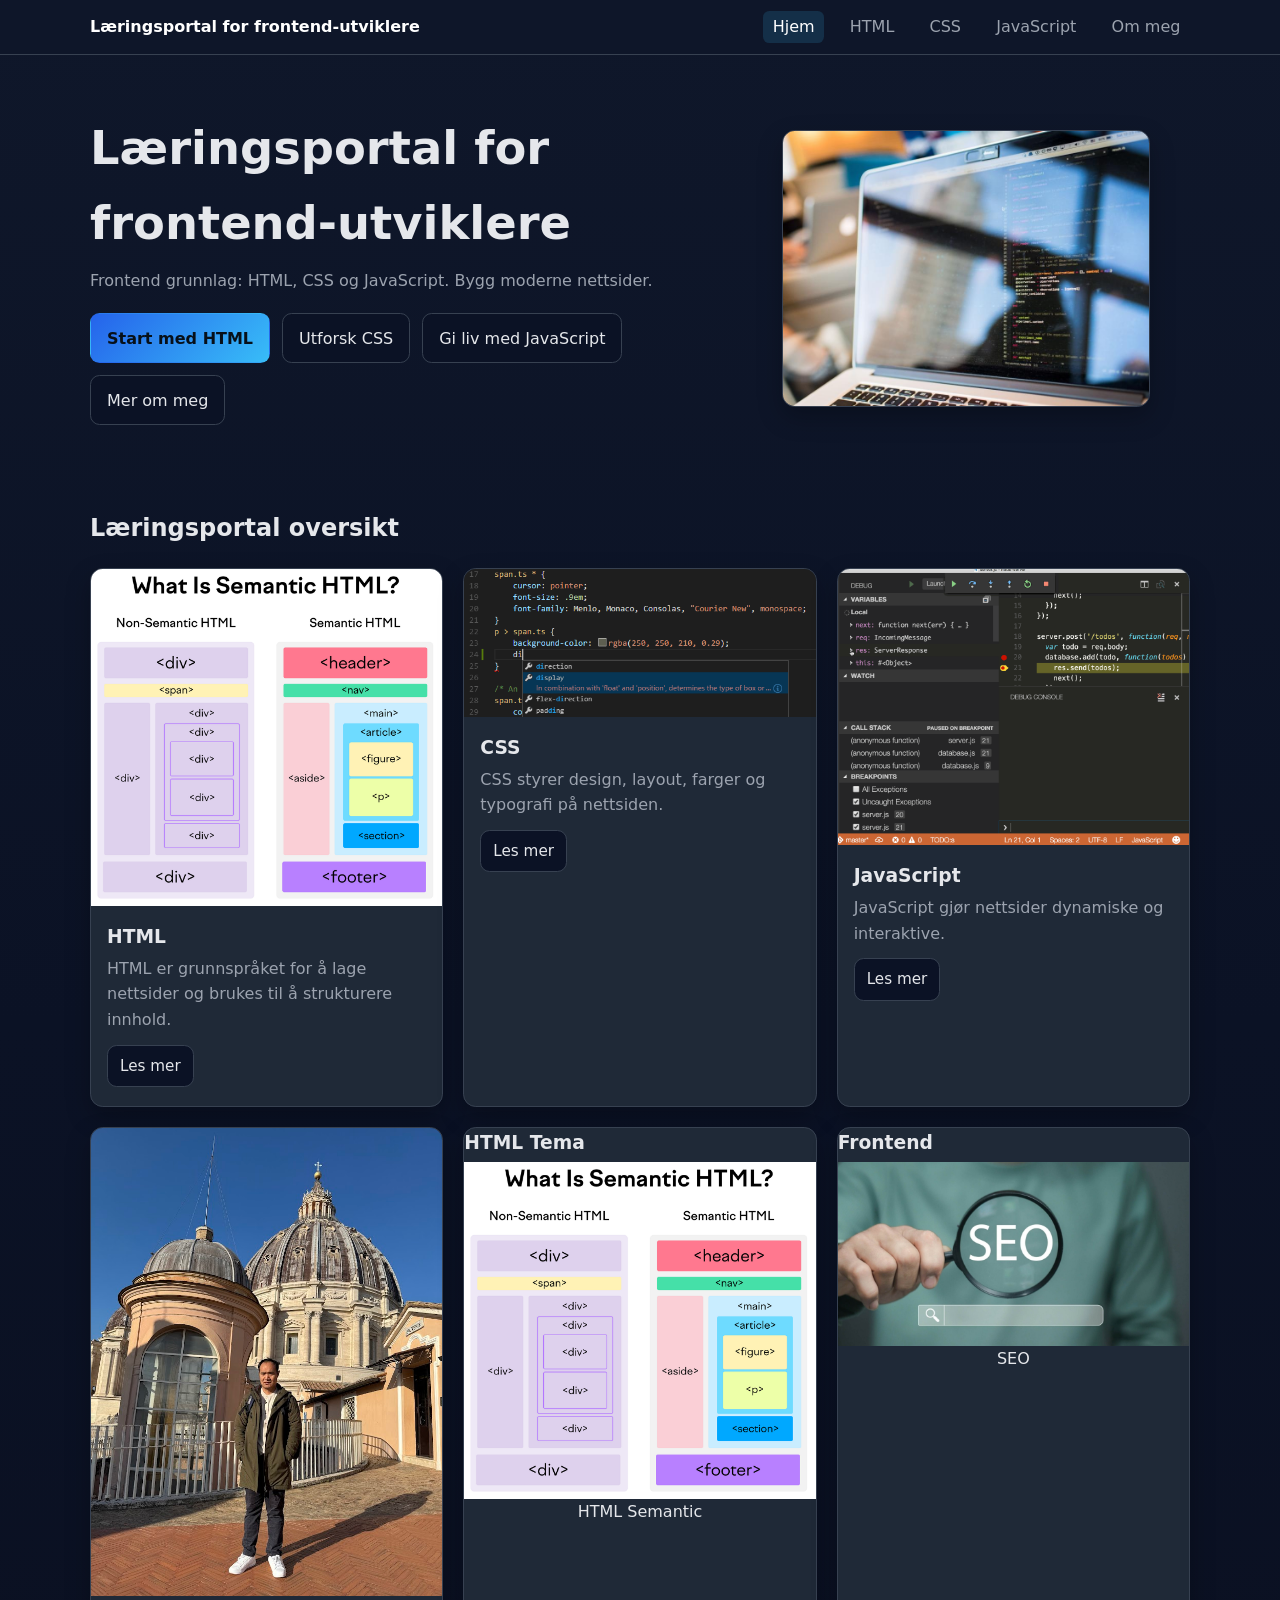
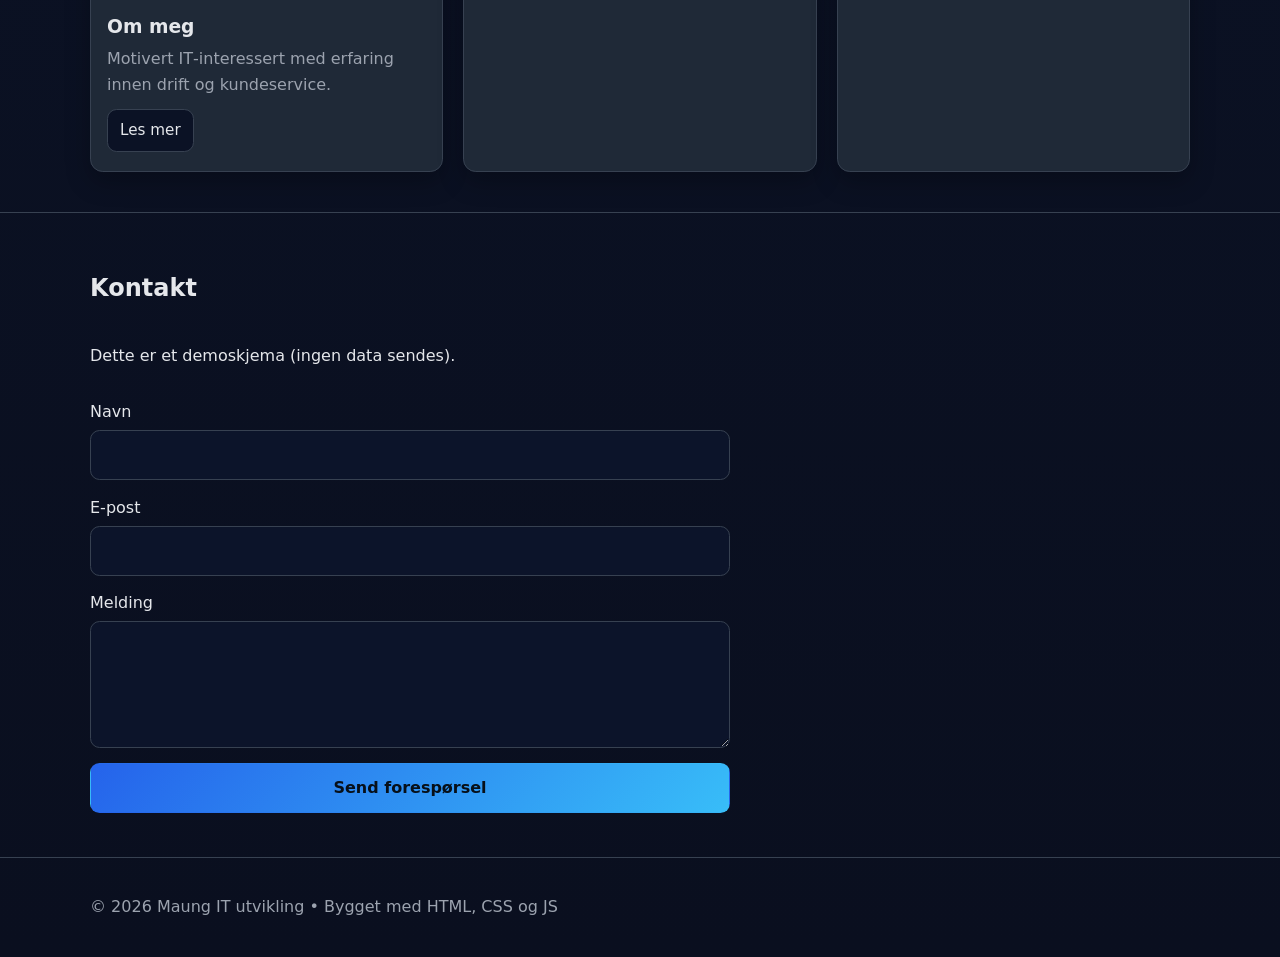
<file: index.html>
<!doctype html>
<html lang="no">
  <head>
    <meta charset="utf-8" />
    <meta name="viewport" content="width=device-width, initial-scale=1" />
    <title>Læringsportal for frontend-utviklere</title>

    <link rel="icon" type="image/x-icon" href="images/favicon.ico" />

    <!-- Basic SEO/Open Graph -->
    <meta name="description"
          content="Læringsportal for frontend-utviklere. Lær grunnleggende ferdigheter innen frontend og mer." />
    <meta property="og:title" content="Læringsportal for frontend-utviklere" />
    <meta property="og:description" content="Læringsportal for frontend-utviklere" />
    <meta property="og:type" content="website" />
    <meta property="og:locale" content="nb_NO" />

    <link rel="stylesheet" href="css/style.css" />
  </head>

  <body>
    <a class="skip-link" href="#main">Hopp til hovedinnhold</a>

    <!-- Topp/header -->
    <header class="site-header">
      <div class="container header-inner">
        <a class="brand" href="index.html">Læringsportal for frontend-utviklere</a>

        <button class="nav-toggle" aria-expanded="false" aria-controls="site-nav" type="button" aria-label="Meny">
          <span class="sr-only">Åpne/lukke meny</span> ☰
        </button>

        <nav id="site-nav" class="nav" aria-label="Hovedmeny">
          <ul>
            <li><a href="index.html" aria-current="page">Hjem</a></li>
            <li><a href="pages/html.html">HTML</a></li>
            <li><a href="pages/css.html">CSS</a></li>
            <li><a href="pages/java.html">JavaScript</a></li>
            <li><a href="pages/om.html">Om meg</a></li>
          </ul>
        </nav>
      </div>
    </header>

    <!-- Hero -->
    <section class="hero" aria-labelledby="hero-title">
      <div class="container hero-inner">
        <div class="hero-copy">
          <h1 id="hero-title">Læringsportal for frontend-utviklere</h1>
          <p>Frontend grunnlag: HTML, CSS og JavaScript. Bygg moderne nettsider.</p>

          <div class="hero-cta">
            <a class="btn primary" href="pages/html.html">Start med HTML</a>
            <a class="btn" href="pages/css.html">Utforsk CSS</a>
            <a class="btn" href="pages/java.html">Gi liv med JavaScript</a>
            <a class="btn" href="pages/om.html">Mer om meg</a>
          </div>
        </div>

        <figure class="hero-media">
          <img src="images/utvikling.jpg" alt="Frontend utvikling illustrasjon" width="1200" height="900" loading="lazy" />
        </figure>
      </div>
    </section>

    <!-- Hovedinnhold -->
    <main id="main">
      <section class="courses container" aria-labelledby="kurs-title">
        <h2 id="kurs-title">Læringsportal oversikt</h2>

        <div class="grid">
          <!-- HTML -->
          <article class="card">
            <img src="images/html.png" alt="HTML logo" width="600" height="400" loading="lazy" />
            <div class="card-body">
              <h3>HTML</h3>
              <p>HTML er grunnspråket for å lage nettsider og brukes til å strukturere innhold.</p>
              <a class="btn small" href="pages/html.html">Les mer</a>
            </div>
          </article>

          <!-- CSS -->
          <article class="card">
            <img src="images/css.png" alt="CSS logo" width="600" height="400" loading="lazy" />
            <div class="card-body">
              <h3>CSS</h3>
              <p>CSS styrer design, layout, farger og typografi på nettsiden.</p>
              <a class="btn small" href="pages/css.html">Les mer</a>
            </div>
          </article>

          <!-- JavaScript -->
          <article class="card">
            <img src="images/Javascript.gif" alt="JavaScript logo" width="600" height="400" loading="lazy" />
            <div class="card-body">
              <h3>JavaScript</h3>
              <p>JavaScript gjør nettsider dynamiske og interaktive.</p>
              <a class="btn small" href="pages/java.html">Les mer</a>
            </div>
          </article>

          <!-- Om meg -->
          <article class="card">
            <img src="images/pf.jpg" alt="Profilbilde" width="600" height="400" loading="lazy" />
            <div class="card-body">
              <h3>Om meg</h3>
              <p>Motivert IT‑interessert med erfaring innen drift og kundeservice.</p>
              <a class="btn small" href="pages/om.html">Les mer</a>
            </div>
          </article>

          <!-- Slideshow 1 -->
          <article class="card">
            <div class="slideshow-container" aria-label="HTML lysbilder" aria-live="polite">
              <div class="myslide fade active">
                <h3>HTML Tema</h3>
                <img src="images/html.png" alt="HTML Semantic" width="600" height="400" loading="lazy" />
                <div class="text">HTML Semantic</div>
              </div>
              <div class="myslide fade">
                <img src="images/html1.png" alt="HTML-struktur" width="600" height="400" loading="lazy" />
                <div class="text">HTML-struktur</div>
              </div>
            </div>
          </article>

          <!-- Slideshow 2 -->
          <article class="card">
            <div class="slideshow-container" aria-label="Frontend lysbilder" aria-live="polite">
              <div class="myslide fade active">
                <h3>Frontend</h3>
                <img src="images/SEO.jpg" alt="SEO" width="600" height="400" loading="lazy" />
                <div class="text">SEO</div>
              </div>
              <div class="myslide fade">
                <img src="images/utvikling.jpg" alt="Utvikling" width="600" height="400" loading="lazy" />
                <div class="text">Utvikling</div>
              </div>
              <div class="myslide fade">
                <img src="images/drift og utvikle.png" alt="IT drift og utvikling" width="600" height="400" loading="lazy" />
                <div class="text">IT drift og utvikling</div>
              </div>
            </div>
          </article>
        </div>
      </section>

      <!-- Kontakt -->
      <section id="kontakt" class="contact" aria-labelledby="kontakt-title">
        <div class="container">
          <h2 id="kontakt-title">Kontakt</h2>

          <form class="contact-form" onsubmit="return false;">
            <p class="muted">Dette er et demoskjema (ingen data sendes).</p>

            <label class="field">
              <span>Navn</span>
              <input type="text" required />
            </label>

            <label class="field">
              <span>E‑post</span>
              <input type="email" required />
            </label>

            <label class="field">
              <span>Melding</span>
              <textarea rows="4"></textarea>
            </label>

            <button class="btn primary" type="submit">Send forespørsel</button>
          </form>
        </div>
      </section>
    </main>

    <!-- Footer -->
    <footer class="site-footer">
      <div class="container">
        <p>&copy; <span id="year"></span> Maung IT utvikling • Bygget med HTML, CSS og JS</p>
      </div>
    </footer>

    <script src="js/script.js" defer></script>
  </body>
</html>
</file>
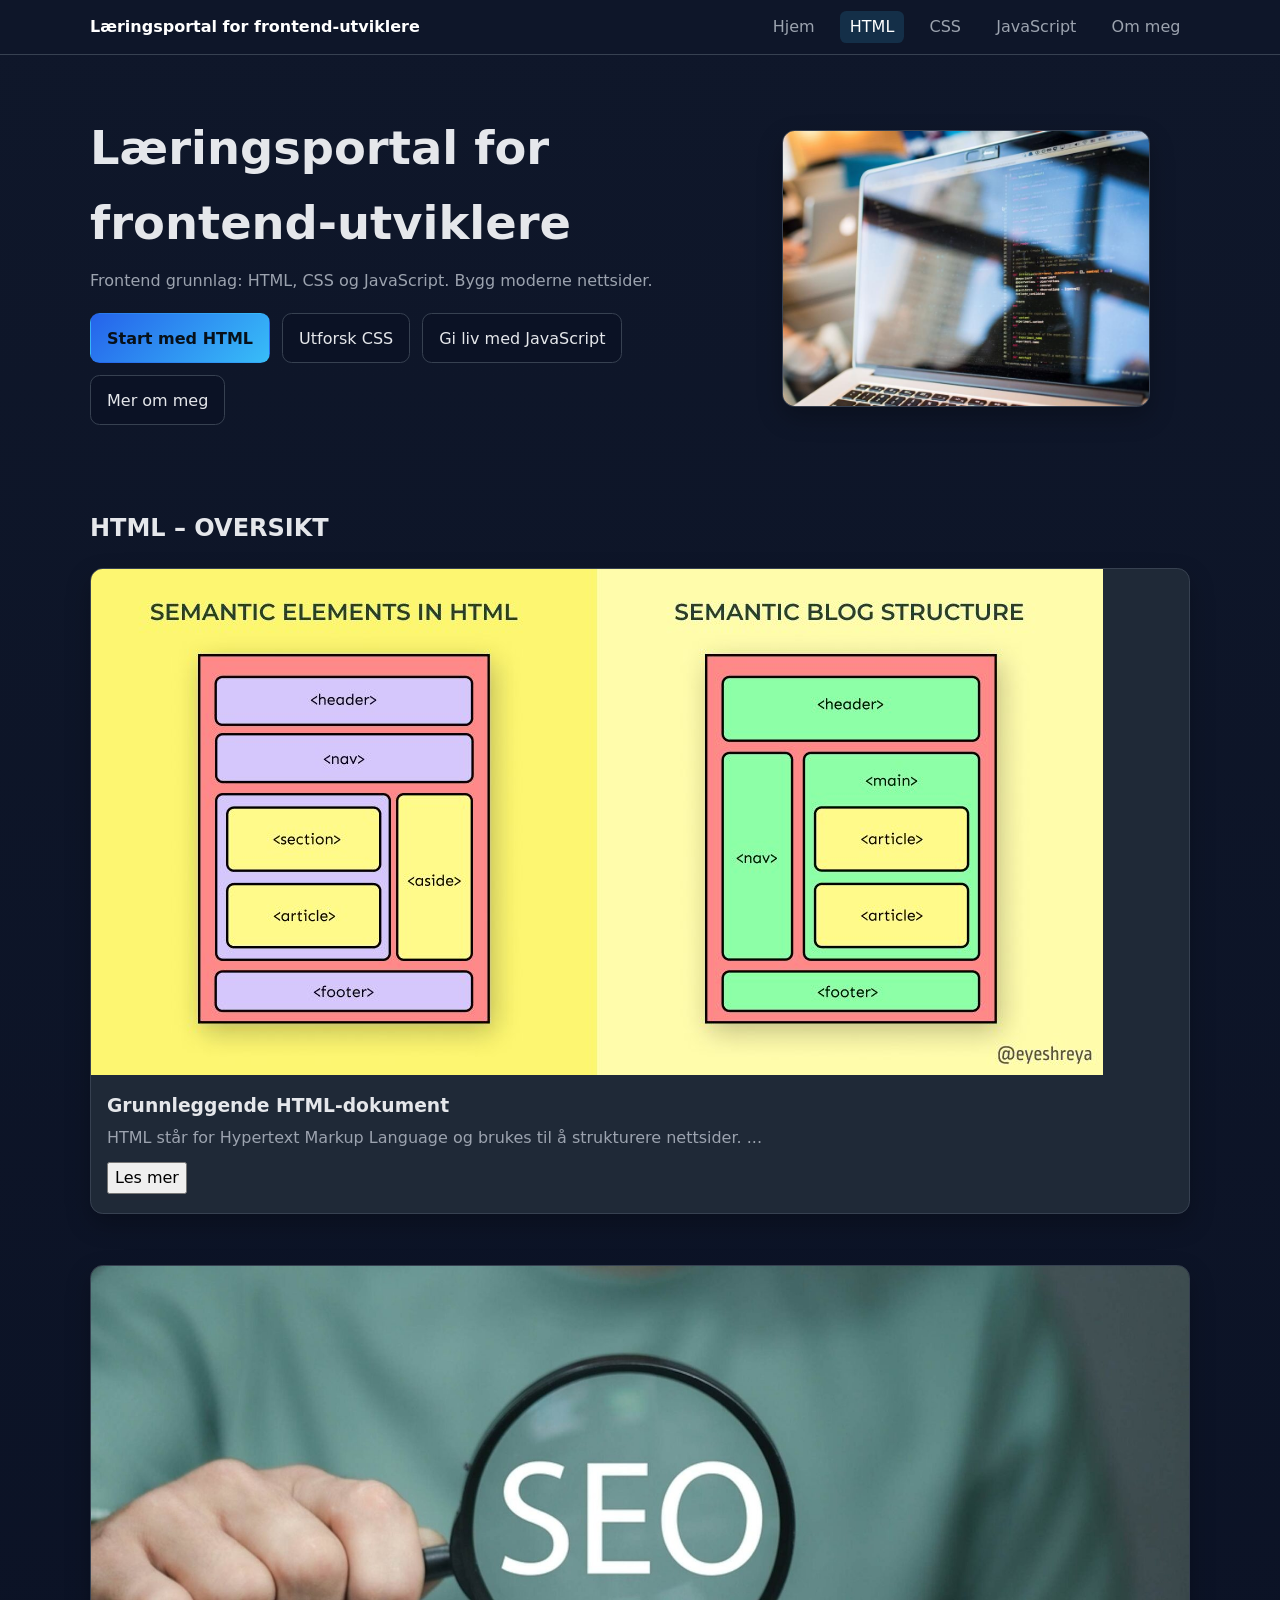
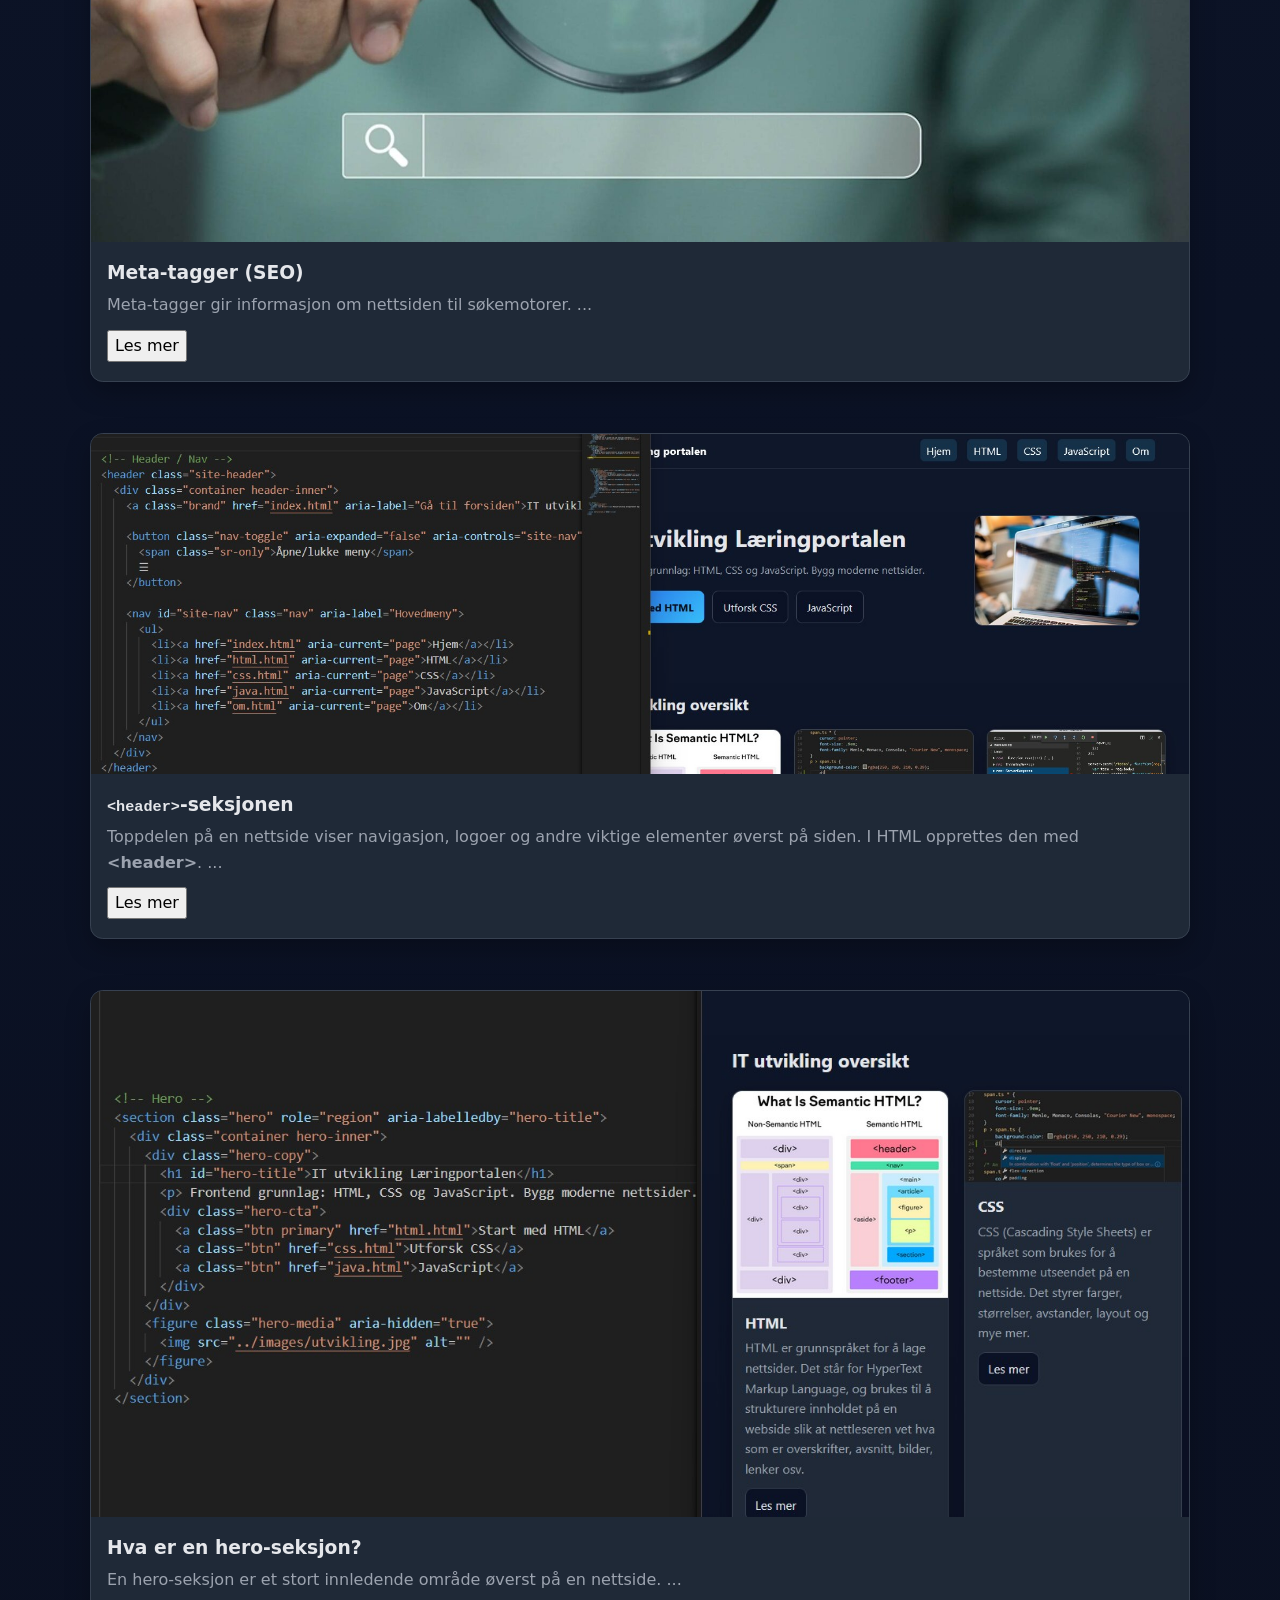
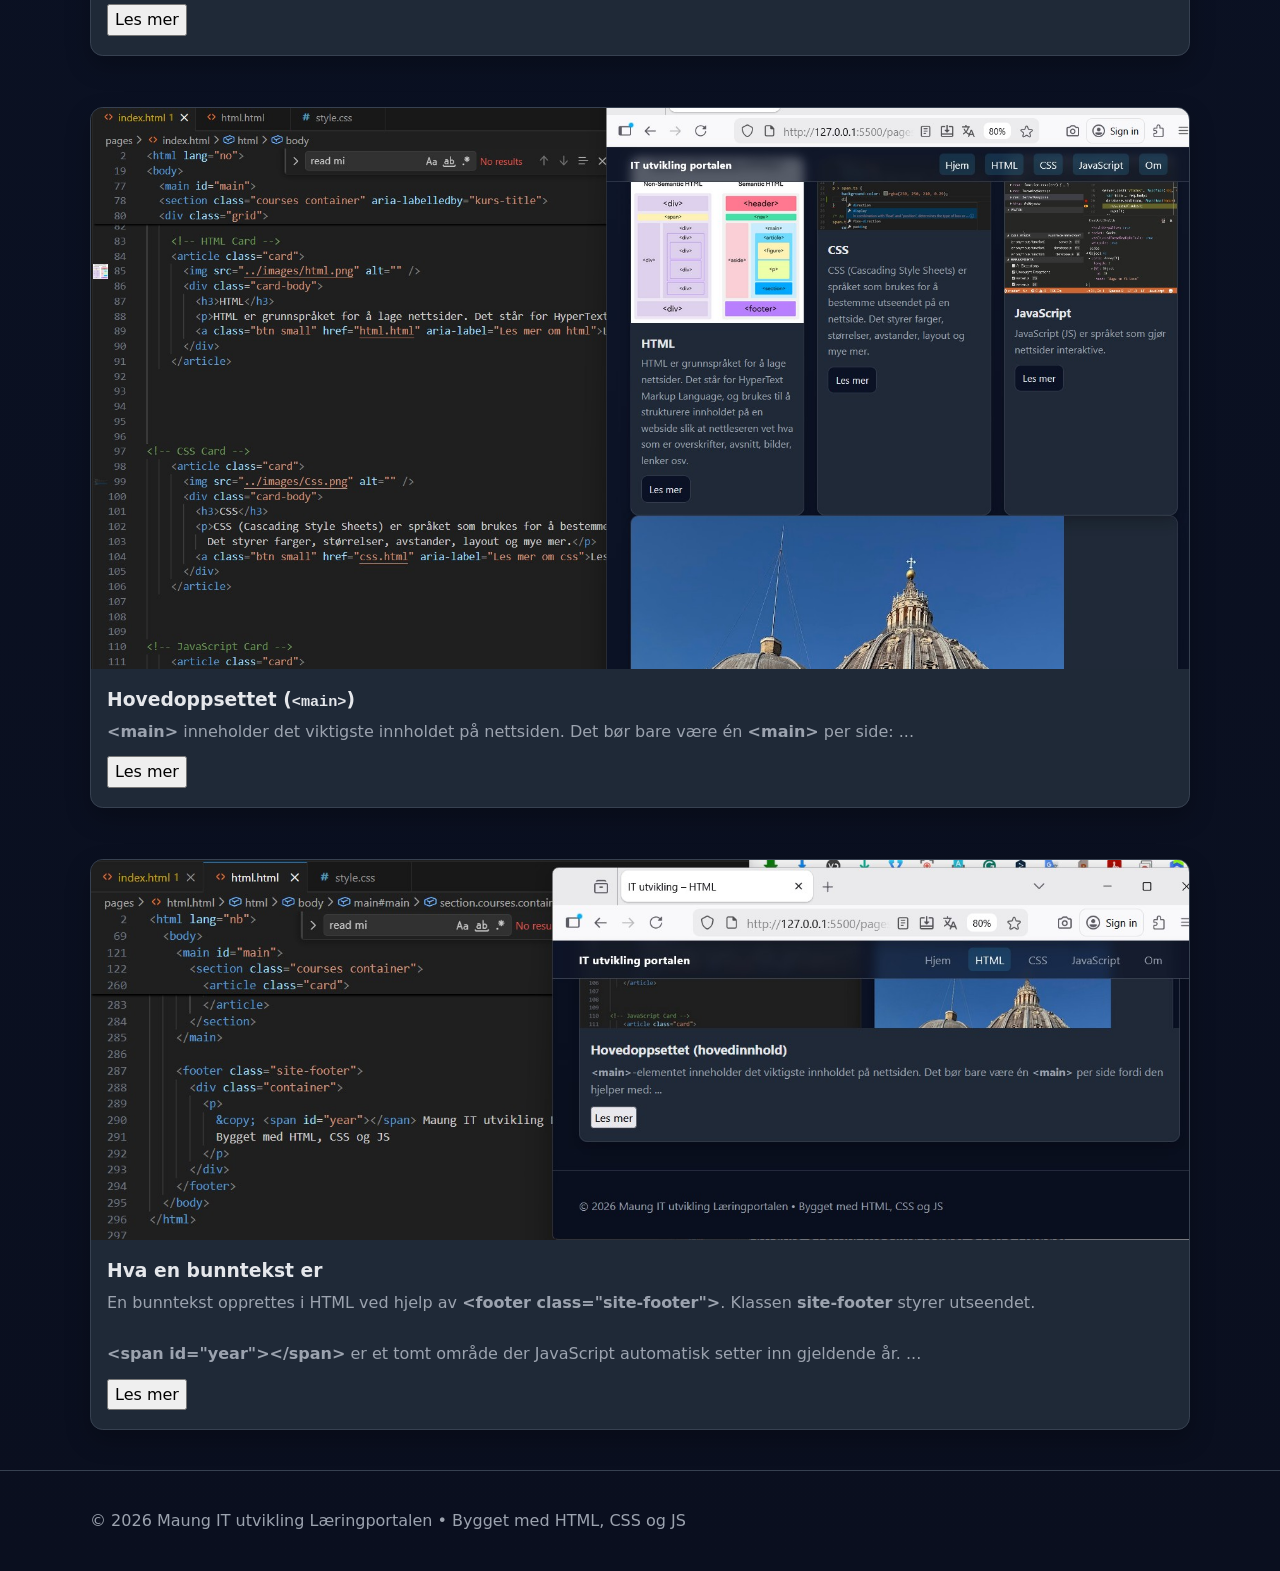
<file: pages/html.html>
<!doctype html>
<html lang="nb">
  <head>
    <meta charset="UTF-8" />
    <meta name="viewport" content="width=device-width, initial-scale=1" />
    <title>IT utvikling – HTML</title>
    <link rel="icon" type="image/favi-icon" href="../images/favicon.ico" />

    <!-- Basic SEO/Open Graph -->
    <meta
      name="description"
      content="Læringsportal for frontend-utviklere. Lær grunnleggende ferdigheter innen frontend og mer."
    />
    <meta property="og:title" content="Læringsportal for frontend-utviklere" />
    <meta
      property="og:description"
      content="Læringsportal for frontend-utviklere."
    />
    <meta property="og:type" content="website" />
    <meta property="og:locale" content="nb_NO" />

    <!-- Site styles -->
    <link rel="stylesheet" href="../css/style.css" />
  </head>

  <body>
    <a class="skip-link" href="#main">Hopp til hovedinnhold</a>

    <header class="site-header" role="banner">
      <div class="container header-inner">
        <a class="brand" href="../index.html"
          >Læringsportal for frontend-utviklere</a
        >

        <button
          class="nav-toggle"
          aria-expanded="false"
          aria-controls="site-nav"
          aria-label="Meny"
        >
          ☰
        </button>

        <nav id="site-nav" class="nav" aria-label="Hovedmeny">
          <ul>
            <li><a href="../index.html">Hjem</a></li>
            <li><a href="html.html" aria-current="page">HTML</a></li>
            <li><a href="css.html">CSS</a></li>
            <li><a href="java.html">JavaScript</a></li>
            <li><a href="om.html">Om meg</a></li>
          </ul>
        </nav>
      </div>
    </header>

    <section class="hero" role="region" aria-labelledby="hero-title">
      <div class="container hero-inner">
        <div class="hero-copy">
          <h1 id="hero-title">Læringsportal for frontend-utviklere</h1>
          <p>
            Frontend grunnlag: HTML, CSS og JavaScript. Bygg moderne nettsider.
          </p>

          <div class="hero-cta">
            <a class="btn primary" href="html.html">Start med HTML</a>
            <a class="btn" href="css.html">Utforsk CSS</a>
            <a class="btn" href="java.html">Gi liv med JavaScript</a>
            <a class="btn" href="om.html">Mer om meg</a>
          </div>
        </div>

        <figure class="hero-media" aria-hidden="true">
          <img
            src="../images/utvikling.jpg"
            alt="Illustrasjon av webutvikling på en laptop"
          />
        </figure>
      </div>
    </section>

    <main id="main">
      <section class="courses container" aria-labelledby="html-oversikt">
        <h2 id="html-oversikt">HTML – OVERSIKT</h2>

        <!-- Card 1 -->
        <article class="card">
          <img
            src="../images/html sm non.jpg"
            alt="HTML-grunnstruktur og dokumentoppsett"
          />
          <div class="card-body">
            <h3>Grunnleggende HTML-dokument</h3>
            <p>
              HTML står for Hypertext Markup Language og brukes til å
              strukturere nettsider.
              <span class="dots">...</span>
              <span class="more-text hidden">
                HTML er et markeringsspråk som bruker tagger for å definere
                overskrifter, avsnitt, lenker og bilder i et dokument.
                <br /><br />
                • Hypertekst refererer til måten nettsider (HTML-dokumenter) er
                koblet sammen på. Dermed kalles lenken som er tilgjengelig på en
                nettside hypertekst. Som navnet antyder, er HTML et
                markeringsspråk, som betyr at du bruker HTML til å ganske enkelt
                «markere» et tekstdokument med tagger som forteller en nettleser
                hvordan den skal strukturere det for visning.
              </span>
            </p>
            <button class="read-more-btn" aria-expanded="false">Les mer</button>
          </div>
        </article>
        <br /><br />

        <!-- Card 2 -->
        <article class="card">
          <img src="../images/SEO.jpg" alt="SEO og meta-tagger illustrasjon" />
          <div class="card-body">
            <h3>Meta‑tagger (SEO)</h3>
            <p>
              Meta‑tagger gir informasjon om nettsiden til søkemotorer.
              <span class="dots">...</span>
              <span class="more-text hidden">
                Open Graph‑tagger brukes når siden deles på sosiale medier, slik
                at riktig tittel og beskrivelse vises. <br />
                <strong>Målet:</strong> Disse meta‑taggene brukes i HTML for å
                gi informasjon om nettsiden til søkemotorer og sosiale medier.
                <code>description</code> brukes av Google for å vise en kort
                tekst om siden. Open Graph‑taggene (<code>og:title</code>,
                <code>og:description</code>, <code>og:type</code>,
                <code>og:locale</code>) brukes ved deling, slik at riktig
                tittel, beskrivelse, innholdstype og språk vises i
                forhåndsvisningen.
              </span>
            </p>
            <button class="read-more-btn" aria-expanded="false">Les mer</button>
          </div>
        </article>
        <br /><br />

        <!-- Head seksjon -->
        <article class="card">
          <img
            src="../images/Header.jpg"
            alt="Illustrasjon av HTML header‑seksjon"
          />
          <div class="card-body">
            <h3><code>&lt;header&gt;</code>-seksjonen</h3>
            <p>
              Toppdelen på en nettside viser navigasjon, logoer og andre viktige
              elementer øverst på siden. I HTML opprettes den med
              <strong>&lt;header&gt;</strong>.
              <span class="dots">...</span>
              <span class="more-text hidden-text">
                <br /><br />
                Overskriften inneholder ofte en klikkbar tittel som lenker til
                forsiden, en mobilvennlig menyknapp og en navigasjonsmeny. Bruk
                gjerne <code>aria‑expanded</code> og <code>aria‑label</code> på
                menyknappen, og <code>aria-current="page"</code> på aktiv lenke
                for bedre tilgjengelighet.
              </span>
            </p>
            <button class="read-more-btn" aria-expanded="false">Les mer</button>
          </div>
        </article>
        <br /><br />

        <!-- Hero seksjon -->
        <article class="card">
          <img
            src="../images/Hero.jpg"
            alt="Illustrasjon av HTML hero‑seksjon"
          />
          <div class="card-body">
            <h3>Hva er en hero‑seksjon?</h3>
            <p>
              En hero‑seksjon er et stort innledende område øverst på en
              nettside.
              <span class="dots">...</span>
              <span class="more-text hidden-text">
                <br /><br />
                Den inneholder vanligvis en overskrift, en kort beskrivelse og
                et bilde. Hensikten er å raskt forklare hva nettstedet handler
                om og lede brukeren til de viktigste sidene.
              </span>
            </p>
            <button class="read-more-btn" aria-expanded="false">Les mer</button>
          </div>
        </article>
        <br /><br />

        <!-- main layout seksjon -->
        <article class="card">
          <img src="../images/Layout.jpg" alt="Eksempel på hovedoppsett" />
          <div class="card-body">
            <h3>Hovedoppsettet (<code>&lt;main&gt;</code>)</h3>
            <p>
              <strong>&lt;main&gt;</strong> inneholder det viktigste innholdet
              på nettsiden. Det bør bare være én
              <strong>&lt;main&gt;</strong> per side:
              <span class="dots">...</span>
              <span class="more-text hidden-text">
                <br /><br />
                • Bedre for skjermlesere<br />
                • Bedre for søkemotorer<br />
                • Gir klar og semantisk struktur
              </span>
            </p>
            <button class="read-more-btn" aria-expanded="false">Les mer</button>
          </div>
        </article>
        <br /><br />

        <!-- footer seksjon -->
        <article class="card">
          <img
            src="../images/footer.jpg"
            alt="Illustrasjon av HTML footer‑seksjon"
          />
          <div class="card-body">
            <h3>Hva en bunntekst er</h3>
            <p>
              En bunntekst opprettes i HTML ved hjelp av
              <strong>&lt;footer class="site-footer"&gt;</strong>. Klassen
              <strong>site-footer</strong> styrer utseendet. <br /><br />
              <strong>&lt;span id="year"&gt;&lt;/span&gt;</strong> er et tomt
              område der JavaScript automatisk setter inn gjeldende år.
              <span class="dots">...</span>
              <span class="more-text hidden-text">
                <br /><br />
                <strong>Formål med en bunntekst:</strong> <br />
                • Gir kreditering til skaperne <br />
                • Gir et profesjonelt utseende <br />
                • Vises konsekvent nederst på alle sider <br />
                • Oppdaterer årstallet automatisk med JavaScript
              </span>
            </p>
            <button class="read-more-btn" aria-expanded="false">Les mer</button>
          </div>
        </article>
      </section>
    </main>

    <footer class="site-footer">
      <div class="container">
        <p>
          &copy; <span id="year"></span> Maung IT utvikling Læringportalen •
          Bygget med HTML, CSS og JS
        </p>
      </div>
    </footer>

    <script src="../js/script.js"></script>
  </body>
</html>
</file>
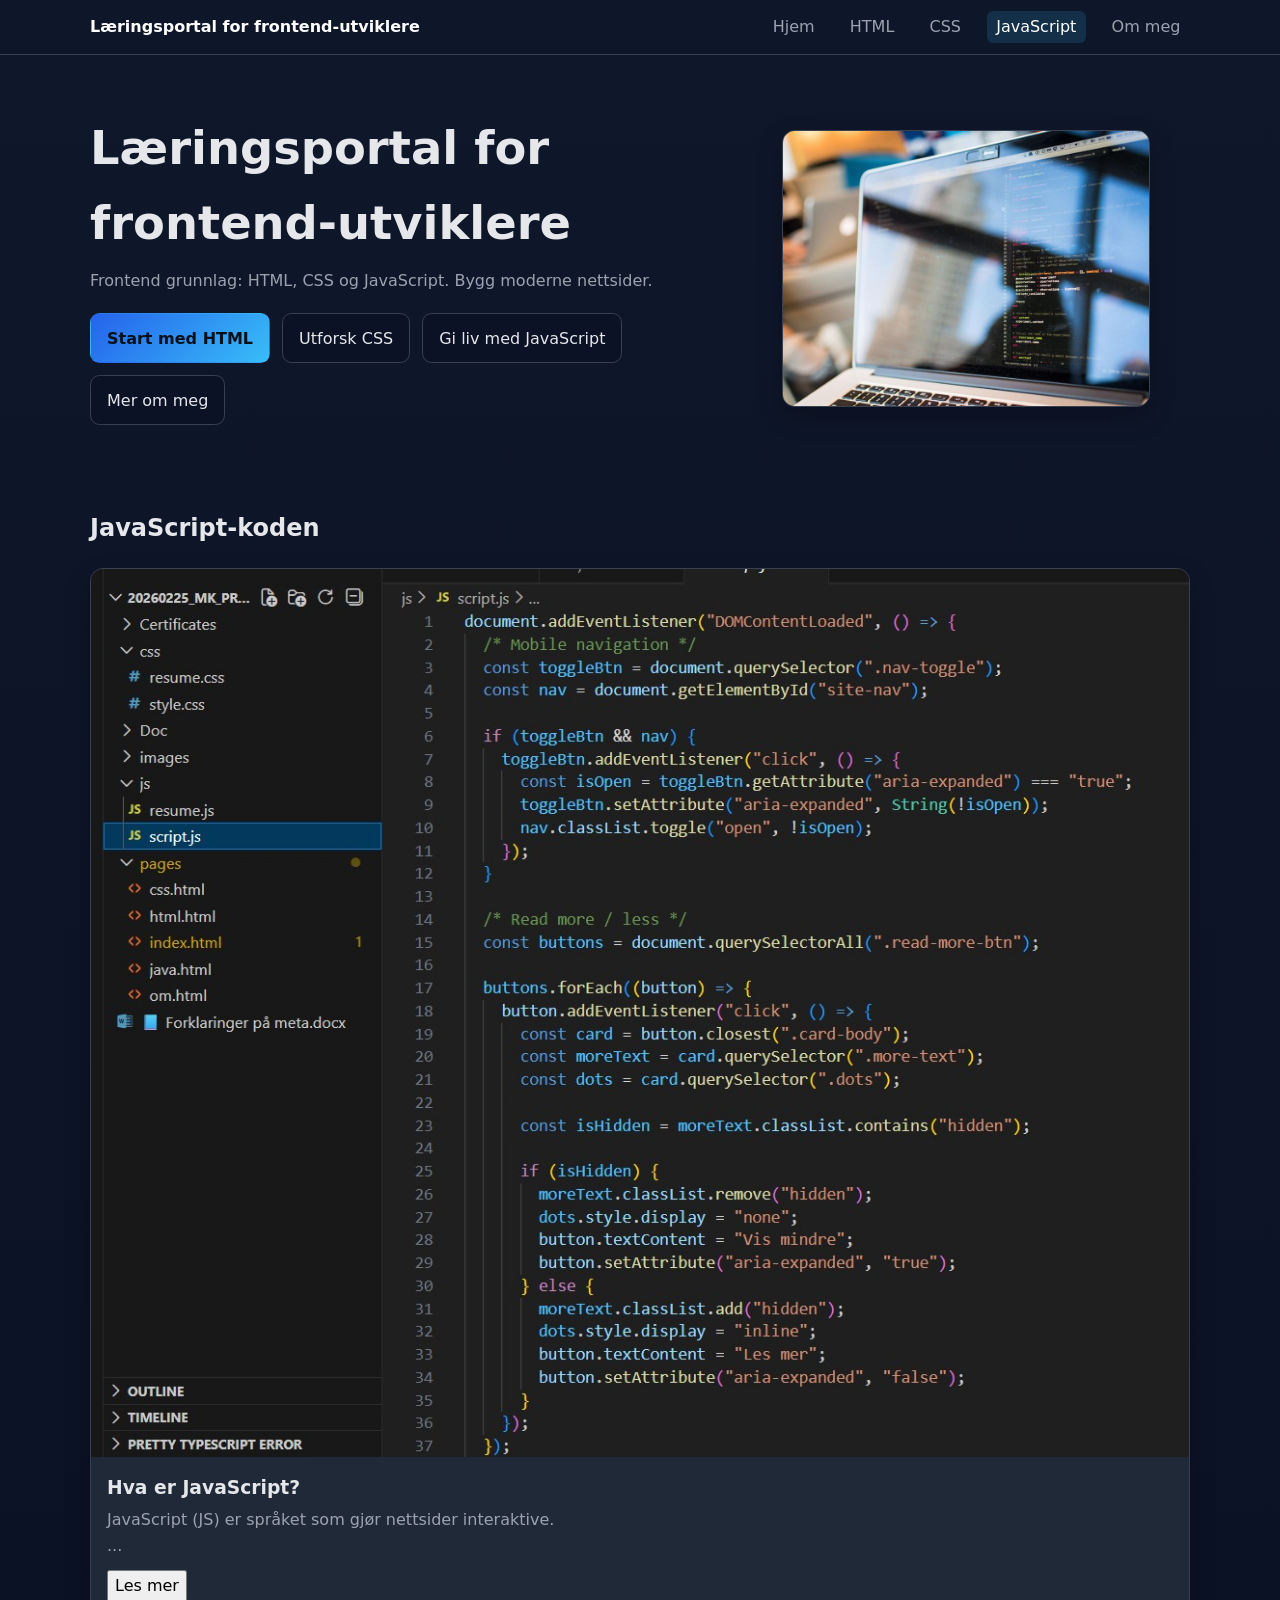
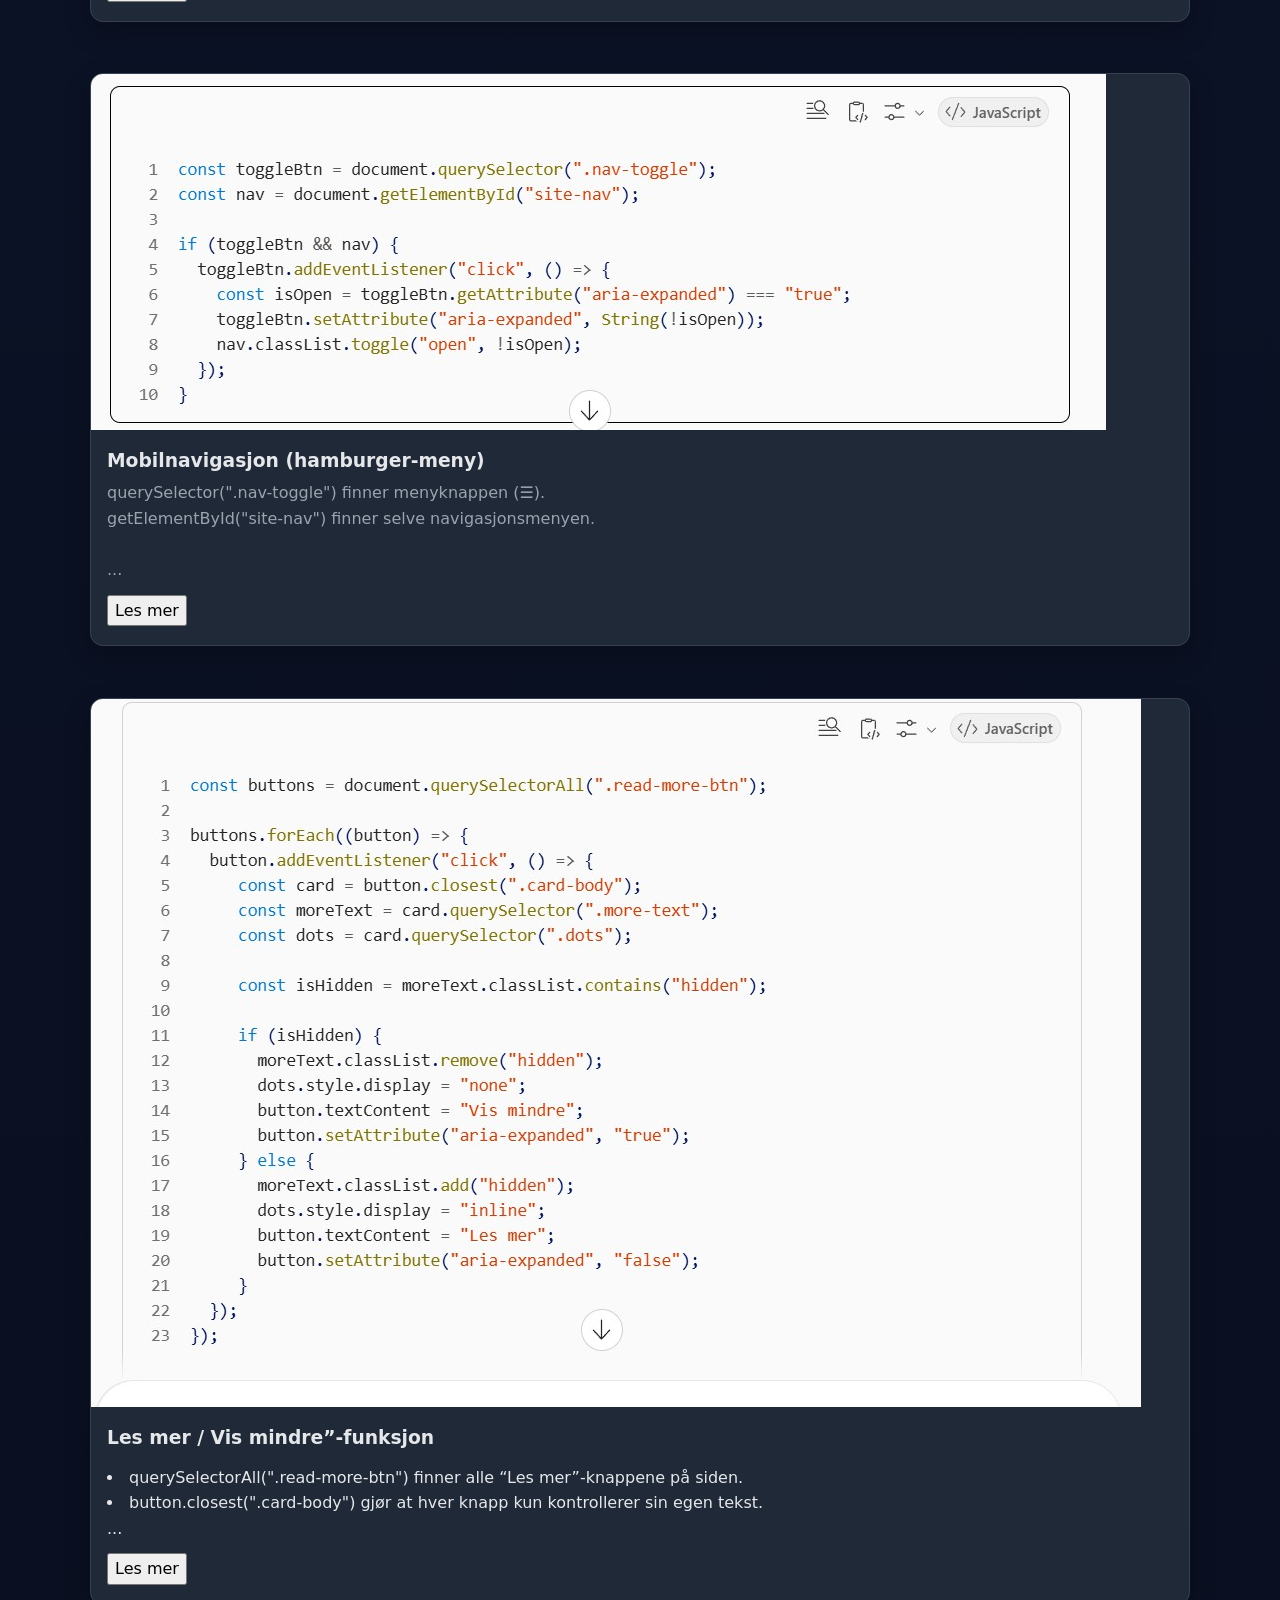
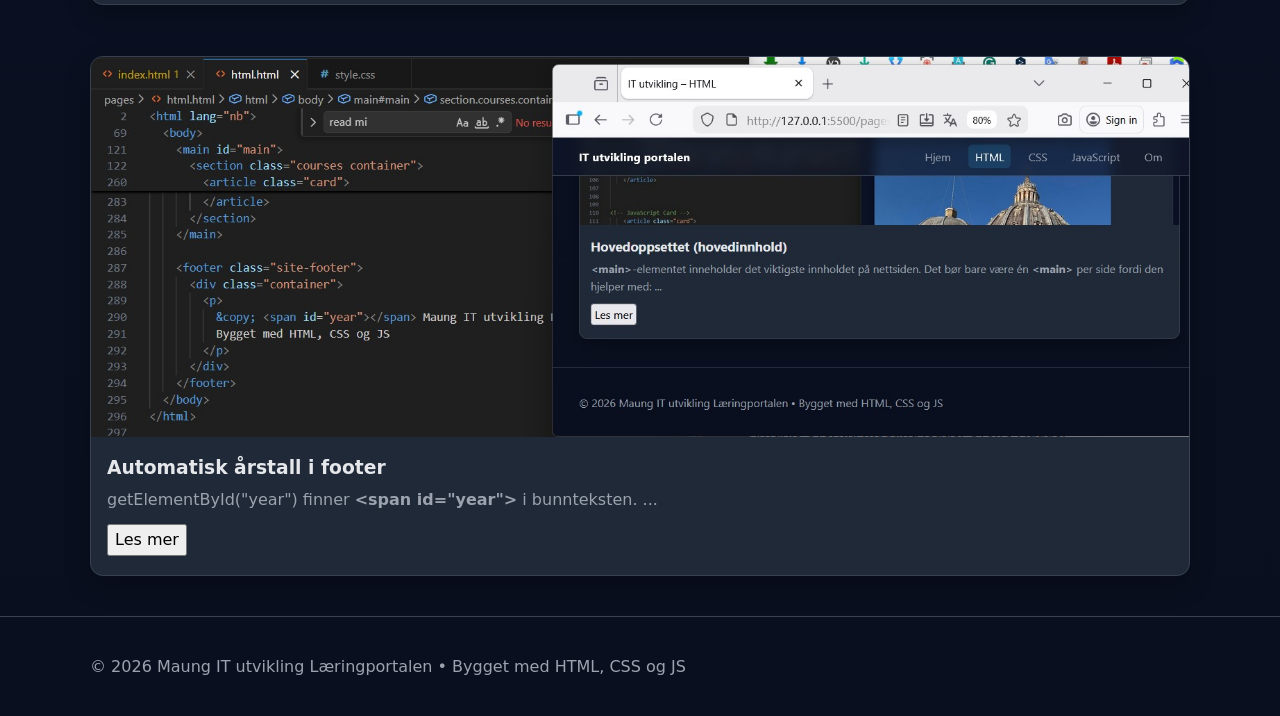
<file: pages/java.html>
<!doctype html>
<html lang="en">
  <head>
    <meta charset="UTF-8" />
    <meta name="viewport" content="width=device-width, initial-scale=1.0" />
    <title>IT utvikling - Javascript</title>
    <link rel="icon" type="image/favi-icon" href="../images/favicon.ico" />

    <!--- Grunnleggende SEO/Åpen graf------->
    <meta
      name="description"
      content="Læringsportal for frontend-utviklere. Lær grunnleggende ferdigheter innen frontend og mer."
    />
    <meta property="og:title" content="Læringsportal for frontend-utviklere" />
    <meta
      property="og:description"
      content="Læringsportal for frontend-utviklere."
    />
    <meta property="og:type" content="website" />
    <meta property="og:locale" content="nb_NO" />

    <link rel="stylesheet" href="../css/style.css" />
  </head>
  <body>
    <a class="skip-link" href="#main">Hopp til hovedinnhold</a>

    <header class="site-header">
      <div class="container header-inner">
        <a class="brand" href="../index.html"
          >Læringsportal for frontend-utviklere</a
        >

        <button
          class="nav-toggle"
          aria-expanded="false"
          aria-controls="site-nav"
          aria-label="Meny"
        >
          ☰
        </button>

        <nav id="site-nav" class="nav">
          <ul>
            <li><a href="../index.html">Hjem</a></li>
            <li><a href="html.html">HTML</a></li>
            <li><a href="css.html">CSS</a></li>
            <li><a href="java.html" aria-current="page">JavaScript</a></li>
            <li><a href="om.html">Om meg</a></li>
          </ul>
        </nav>
      </div>
    </header>

    <section class="hero">
      <div class="container hero-inner">
        <div class="hero-copy">
          <h1>Læringsportal for frontend-utviklere</h1>
          <p>
            Frontend grunnlag: HTML, CSS og JavaScript. Bygg moderne nettsider.
          </p>

          <div class="hero-cta">
            <a class="btn primary" href="html.html">Start med HTML</a>
            <a class="btn" href="css.html">Utforsk CSS</a>
            <a class="btn" href="java.html">Gi liv med JavaScript</a>
            <a class="btn" href="om.html">Mer om meg</a>
          </div>
        </div>

        <figure class="hero-media">
          <img
            src="../images/utvikling.jpg"
            alt="Illustrasjon av webutvikling"
          />
        </figure>
      </div>
    </section>

    <main id="main">
      <section class="courses container">
        <h2>JavaScript-koden</h2>

        <!-- JavaScript -->
        <article class="card">
          <img src="../images/JS.jpg" alt="JavaScript kode illustrasjon" />

          <div class="card-body">
            <h3>Hva er JavaScript?</h3>

            <p>
              JavaScript (JS) er språket som gjør nettsider interaktive.
              <br />
              <span class="dots">...</span>
              <span class="more-text hidden">
                HTML lager innholdet, CSS bestemmer utseendet, og JavaScript gir
                logikk, handlinger og respons når brukeren klikker, skriver
                eller scroller.
                <br />
                <br />
                • JavaScript-koden på nettsiden styrer tre viktige funksjoner:
                mobilnavigasjonen, “Les mer”-knappene og automatisk årstall i
                bunnteksten. <br />
                • Mobilmenyen åpnes og lukkes ved å endre CSS klasser og
                oppdatere aria-expanded for tilgjengelighet. <br />
                • “Les mer”-knappene fungerer ved at JavaScript finner den
                riktige teksten i hvert kort og viser eller skjuler den når
                brukeren klikker. I tillegg setter JavaScript inn riktig årstall
                i footer ved hjelp av new Date().getFullYear(). Disse
                funksjonene gjør nettsiden mer brukervennlig, moderne og
                dynamisk.
              </span>
            </p>

            <button class="read-more-btn" aria-expanded="false">Les mer</button>
          </div>
        </article>
        <br /><br />

        <!-- Mobilnavigasjon seksjon -->
        <article class="card">
          <img
            src="../images/mobile menu.jpg"
            alt="Illustrasjon av mobilnavigasjon og hamburger-meny"
          />

          <div class="card-body">
            <h3>Mobilnavigasjon (hamburger-meny)</h3>

            <p>
              querySelector(".nav-toggle") finner menyknappen (☰). <br />
              getElementById("site-nav") finner selve navigasjonsmenyen.
              <br /><br />

              <span class="dots">...</span>

              <span class="more-text hidden-text">
                addEventListener("click") gjør at funksjonen kjører når brukeren
                trykker på knappen. <br />
                aria-expanded oppdateres for tilgjengelighet (f.eks. for
                skjermlesere). <br />
                nav.classList.toggle("open") viser eller skjuler menyen ved å
                legge til eller fjerne CSS-klassen "open". <br />
              </span>
            </p>

            <button class="read-more-btn" aria-expanded="false">Les mer</button>
          </div>
        </article>
        <br /><br />

        <!-- Read More-->
        <article class="card">
          <img src="../images/les mer.jpg" alt="les mer" />

          <div class="card-body">
            <h3>Les mer / Vis mindre”-funksjon</h3>

            <p>
              <li>
                querySelectorAll(".read-more-btn") finner alle “Les
                mer”-knappene på siden.
              </li>
              <li>
                button.closest(".card-body") gjør at hver knapp kun kontrollerer
                sin egen tekst.
              </li>

              <span class="dots">...</span>

              <span class="more-text hidden-text">
                <li>moreText er teksten som skal vises/skjules</li>
                <li>dots er “...” som vises når teksten er skjult.</li>
                <li>hidden er en CSS klasse som skjuler tekst.</li>
              </span>
            </p>

            <button class="read-more-btn" aria-expanded="false">Les mer</button>
          </div>
        </article>
        <br /><br />

        <!-- Automatisk årstall i footer -->
        <article class="card">
          <img src="../images/footer.jpg" alt="footer" />

          <div class="card-body">
            <h3>Automatisk årstall i footer</h3>

            <p>
              getElementById("year") finner
              <strong>&lt;span id="year"&gt;</strong> i bunnteksten.

              <span class="dots">...</span>

              <span class="more-text hidden-text">
                <br /><br />
                <strong>new Date().getFullYear()</strong> henter det nåværende
                året fra brukerens datamaskin. <br />
                <strong>textContent</strong> skriver dette årstallet inn i
                HTML-elementet, slik at fotnoten alltid er oppdatert uten at du
                trenger å endre den manuelt.
              </span>
            </p>

            <button class="read-more-btn" aria-expanded="false">Les mer</button>
          </div>
        </article>
      </section>
    </main>

    <footer class="site-footer">
      <div class="container">
        <p>
          &copy; <span id="year"></span> Maung IT utvikling Læringportalen •
          Bygget med HTML, CSS og JS
        </p>
      </div>
    </footer>
    <script src="../js/script.js"></script>
  </body>
</html>
</file>
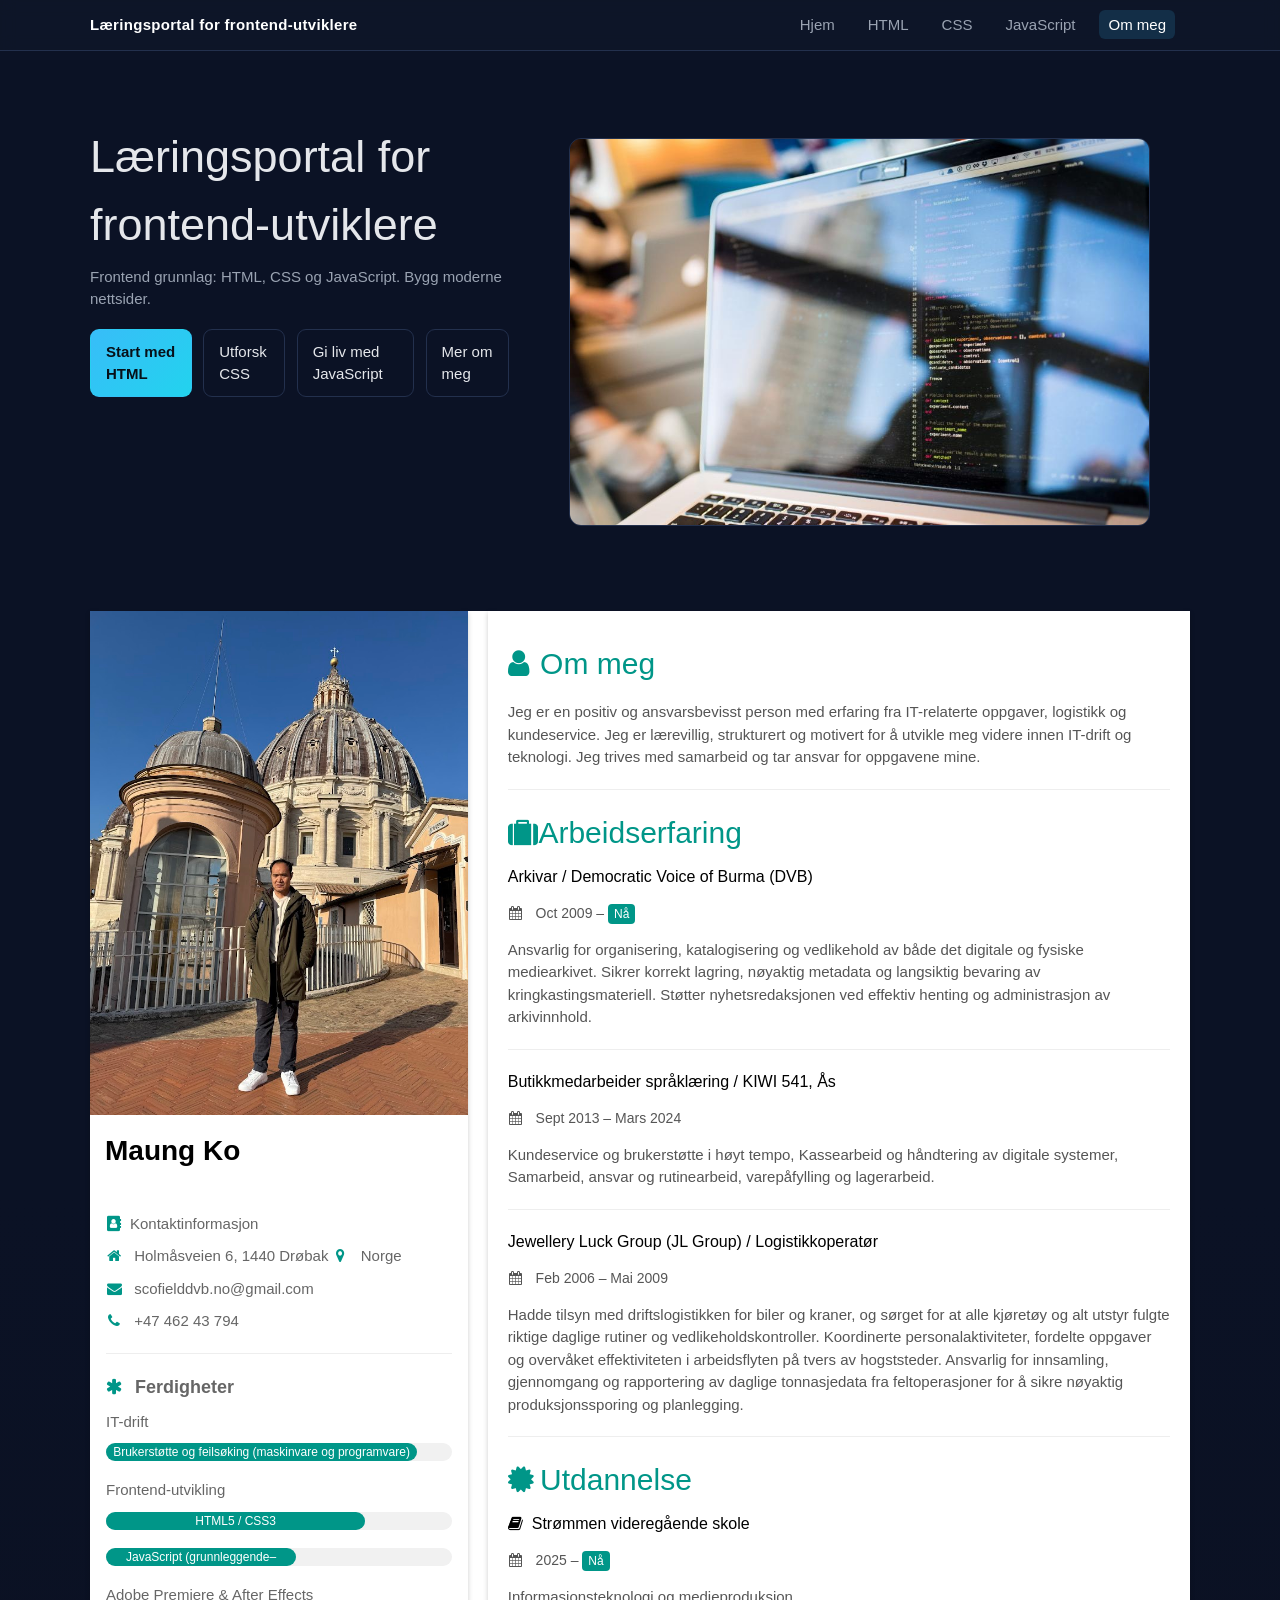
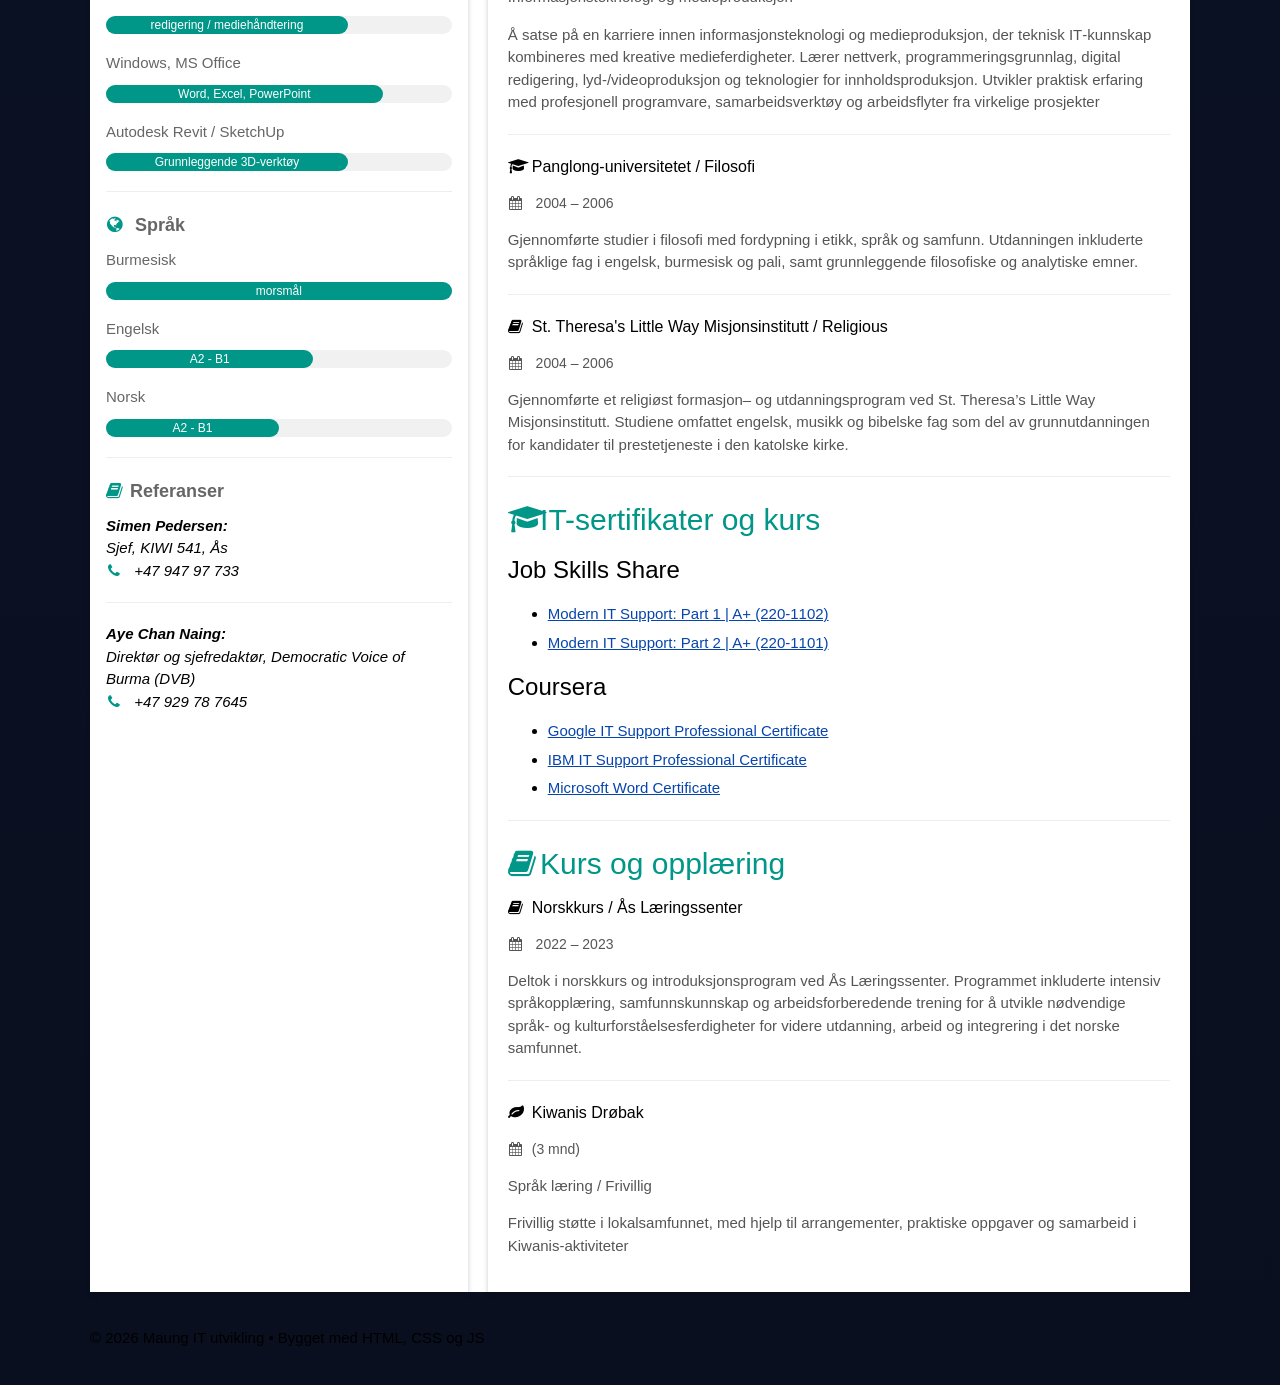
<file: pages/om.html>
<!doctype html>
<html lang="nb">
  <head>
    <meta charset="UTF-8" />
    <meta name="viewport" content="width=device-width, initial-scale=1.0" />
    <title>Maung – Om</title>
    <link rel="icon" type="image/favi-icon" href="../images/favicon.ico" />

    <!--  (used by footer icons/colors) -->
    <link rel="stylesheet" href="https://www.w3schools.com/w3css/4/w3.css" />

    <!-- Font Awesome (once) -->
    <link
      rel="stylesheet"
      href="https://cdnjs.cloudflare.com/ajax/libs/font-awesome/4.7.0/css/font-awesome.min.css"
    />

    <!-- Page CSS & JS -->
    <link rel="stylesheet" href="../css/resume.css" />
    <script src="../js/resume.js" defer></script>

    <!-- Basic SEO/Open Graph -->
    <meta
      name="description"
      content="Læringsportal for frontend-utviklere. Lær grunnleggende ferdigheter innen frontend og mer."
    />
    <meta property="og:title" content="Læringsportal for frontend-utviklere" />
    <meta
      property="og:description"
      content="Læringsportal for frontend-utviklere"
    />
    <meta property="og:type" content="website" />
    <meta property="og:locale" content="nb_NO" />
  </head>
  <body>
    <!-- Skip link for accessibility -->
    <a class="skip-link" href="#main">Hopp til hovedinnhold</a>

    <!-- Header / Nav -->
    <header class="site-header" role="banner">
      <div class="header-container header-inner">
        <a class="brand" href="../index.html" aria-label="Gå til forsiden">
          Læringsportal for frontend-utviklere
        </a>

        <button
          class="nav-toggle"
          aria-expanded="false"
          aria-controls="site-nav"
          aria-label="Meny"
        >
          <span class="sr-only">Åpne/lukke meny</span>
          ☰
        </button>

        <nav id="site-nav" class="nav" aria-label="Hovedmeny">
          <ul>
            <li><a href="../index.html">Hjem</a></li>
            <li><a href="html.html">HTML</a></li>
            <li><a href="css.html">CSS</a></li>
            <li><a href="java.html">JavaScript</a></li>
            <li><a href="om.html" aria-current="page">Om meg</a></li>
          </ul>
        </nav>
      </div>
    </header>

    <!-- Hero -->
    <section class="hero" role="region" aria-labelledby="hero-title">
      <div class="container hero-inner">
        <div class="hero-copy">
          <h1 id="hero-title">Læringsportal for frontend-utviklere</h1>
          <p>
            Frontend grunnlag: HTML, CSS og JavaScript. Bygg moderne nettsider.
          </p>
          <div class="hero-cta">
            <a class="btn primary" href="html.html">Start med HTML</a>
            <a class="btn" href="css.html">Utforsk CSS</a>
            <a class="btn" href="java.html">Gi liv med JavaScript</a>
            <a class="btn" href="om.html">Mer om meg</a>
          </div>
        </div>

        <figure class="hero-media" aria-hidden="true">
          <img
            src="../images/utvikling.jpg"
            alt="Illustrasjon av webutvikling på laptop"
          />
        </figure>
      </div>
    </section>

    <!-- Main content (CV layout) -->
    <main id="main">
      <div class="resume-container">
        <!-- LEFT COLUMN -->
        <div class="left">
          <div class="profile">
            <img src="../images/pf.jpg" alt="Profilbilde av Maung Ko" />
            <div class="profile-name">Maung Ko</div>
          </div>

          <div class="left-content">
            <p><i class="fa fa-address-book"></i>Kontaktinformasjon</p>

            <p>
              <i class="fa fa-home"></i> Holmåsveien 6, 1440 Drøbak
              <i class="fa fa-map-marker"></i> Norge
            </p>
            <p><i class="fa fa-envelope"></i> scofielddvb.no@gmail.com</p>
            <p><i class="fa fa-phone"></i> +47 462 43 794</p>
            <hr />

            <p class="skill-title">
              <i class="fa fa-asterisk"></i> Ferdigheter
            </p>

            <p>IT-drift</p>
            <div class="bar">
              <div class="bar-fill" style="width: 90%">
                Brukerstøtte og feilsøking (maskinvare og programvare)
              </div>
            </div>

            <p>Frontend‑utvikling</p>
            <div class="bar">
              <div class="bar-fill" style="width: 75%">HTML5 / CSS3</div>
            </div>
            <div class="bar">
              <div class="bar-fill" style="width: 55%">
                JavaScript (grunnleggende–viderekommende)
              </div>
            </div>

            <p>Adobe Premiere &amp; After Effects</p>
            <div class="bar">
              <div class="bar-fill" style="width: 70%">
                redigering / mediehåndtering
              </div>
            </div>

            <p>Windows, MS Office</p>
            <div class="bar">
              <div class="bar-fill" style="width: 80%">
                Word, Excel, PowerPoint
              </div>
            </div>

            <p>Autodesk Revit / SketchUp</p>
            <div class="bar">
              <div class="bar-fill" style="width: 70%">
                Grunnleggende 3D‑verktøy
              </div>
            </div>

            <hr />

            <p class="skill-title"><i class="fa fa-globe"></i> Språk</p>

            <p>Burmesisk</p>
            <div class="bar">
              <div class="bar-fill" style="width: 100%">morsmål</div>
            </div>

            <p>Engelsk</p>
            <div class="bar">
              <div class="bar-fill" style="width: 60%">A2 - B1</div>
            </div>

            <p>Norsk</p>
            <div class="bar">
              <div class="bar-fill" style="width: 50%">A2 - B1</div>
            </div>

            <hr />
            <p class="skill-title"><i class="fa fa-book"></i>Referanser</p>
            <address>
              <strong>Simen Pedersen:</strong><br />
              Sjef, KIWI 541, Ås<br />
              <i class="fa fa-phone"></i> +47 947 97 733
            </address>

            <hr />
            <address>
              <strong>Aye Chan Naing:</strong><br />
              Direktør og sjefredaktør, Democratic Voice of Burma (DVB)<br />
              <i class="fa fa-phone"></i> +47 929 78 7645
            </address>
          </div>
        </div>

       
        <!-- RIGHT COLUMN -->
      <div class="right">
        <div class="card">
          <h2><i class="fa fa-user"></i> Om meg</h2>
          <p>
            Jeg er en positiv og ansvarsbevisst person med erfaring fra IT-relaterte oppgaver, logistikk og kundeservice. Jeg er lærevillig, strukturert og motivert for å utvikle meg videre innen IT-drift og teknologi. Jeg trives med samarbeid og tar ansvar for oppgavene mine.
          </p>
        </div>
        <hr />

        <div class="card">
          <h2><i class="fa fa-suitcase"></i> Arbeidserfaring</h2>

          <h5>Arkivar / Democratic Voice of Burma (DVB)</h5>
          <p class="date">
            <i class="fa fa-calendar"></i> Oct 2009 –
            <span class="current">Nå</span>
          </p>
          <p>
           Ansvarlig for organisering, katalogisering og vedlikehold av både det digitale og fysiske mediearkivet. Sikrer korrekt lagring, nøyaktig metadata og langsiktig bevaring av kringkastingsmateriell. Støtter nyhetsredaksjonen ved effektiv henting og administrasjon av arkivinnhold.
          </p>
          <hr />

          <h5>Butikkmedarbeider språklæring / KIWI 541, Ås</h5>
          <p class="date">
            <i class="fa fa-calendar"></i> Sept 2013 – Mars 2024
          </p>
          <p>Kundeservice og brukerstøtte i høyt tempo, Kassearbeid og håndtering av digitale systemer, Samarbeid, ansvar og rutinearbeid, varepåfylling og lagerarbeid.</p>
          <hr />

          <h5>Jewellery Luck Group (JL Group) / Logistikkoperatør </h5>
          <p class="date"><i class="fa fa-calendar"></i> Feb 2006 – Mai 2009</p>
          <p>Hadde tilsyn med driftslogistikken for biler og kraner, og sørget for at alle kjøretøy og alt utstyr fulgte riktige daglige rutiner og vedlikeholdskontroller. Koordinerte personalaktiviteter, fordelte oppgaver og overvåket effektiviteten i arbeidsflyten på tvers av hogststeder. Ansvarlig for innsamling, gjennomgang og rapportering av daglige tonnasjedata fra feltoperasjoner for å sikre nøyaktig produksjonssporing og planlegging.</p>
        </div>
        <hr />

        <div class="card">
          <h2><i class="fa fa-certificate"></i> Utdannelse</h2>

          <h5><i class="fa fa-book"></i>Strømmen videregående skole</h5>
          <p class="date">
            <i class="fa fa-calendar"></i> 2025 –
            <span class="current">Nå</span>
          </p>
          <p>Informasjonsteknologi og medieproduksjon</p>
          <p>Å satse på en karriere innen informasjonsteknologi og medieproduksjon, der teknisk IT‑kunnskap kombineres med kreative medieferdigheter. Lærer nettverk, programmeringsgrunnlag, digital redigering, lyd-/videoproduksjon og teknologier for innholdsproduksjon. Utvikler praktisk erfaring med profesjonell programvare, samarbeidsverktøy og arbeidsflyter fra virkelige prosjekter</p>
          <hr />

          <h5>
            <i class="fa fa-graduation-cap"></i>Panglong-universitetet /
            Filosofi
          </h5>
          <p class="date"><i class="fa fa-calendar"></i> 2004 – 2006</p>
          <p>Gjennomførte studier i filosofi med fordypning i etikk, språk og samfunn. Utdanningen inkluderte språklige fag i engelsk, burmesisk og pali, samt grunnleggende filosofiske og analytiske emner.</p>
          <hr />

          <h5>
            <i class="fa fa-book"></i>St. Theresa's Little Way Misjonsinstitutt
            / Religious
          </h5>
          <p class="date"><i class="fa fa-calendar"></i> 2004 – 2006</p>
          <p>Gjennomførte et religiøst formasjon– og utdanningsprogram ved St. Theresa’s Little Way Misjonsinstitutt. Studiene omfattet engelsk, musikk og bibelske fag som del av grunnutdanningen for kandidater til prestetjeneste i den katolske kirke.</p>
        </div>
        <hr />

        <section class="card" aria-labelledby="certifications">
          <h2>
            <i class="fa fa-graduation-cap"></i> IT-sertifikater og kurs
          </h2>

          <h3>Job Skills Share</h3>
          <ul class="cert-list">
            <li>
              <a
                href="https://www.jobskillshare.org/certificates/2018/?c=197839&u=65171"
              >
                Modern IT Support: Part 1 | A+ (220-1102)
              </a>
            </li>
            <li>
              <a
                href="https://www.jobskillshare.org/certificates/2018/?c=196787&u=65171"
              >
                Modern IT Support: Part 2 | A+ (220-1101)
              </a>
            </li>
          </ul>

          <h3>Coursera</h3>
          <ul class="cert-list">
            <li>
              <a
                href="https://www.coursera.org/account/accomplishments/specialization/certificate/F2HAT4I12ECA"
              >
                Google IT Support Professional Certificate
              </a>
            </li>
            <li>
              <a
                href="https://www.coursera.org/account/accomplishments/professional-cert/1KI586FPJHB0"
              >
                IBM IT Support Professional Certificate
              </a>
            </li>
            <li>
              <a
                href="https://www.coursera.org/account/accomplishments/certificate/DLEB8J4WUZQY"
              >
                Microsoft Word Certificate
              </a>
            </li>
          </ul>
        </section>

        <hr />

        <div class="card">
          <h2><i class="fa fa-book"></i> Kurs og opplæring</h2>

          <h5><i class="fa fa-book"></i>Norskkurs / Ås Læringssenter</h5>
          <p class="date"><i class="fa fa-calendar"></i> 2022 – 2023</p>
          <p>Deltok i norskkurs og introduksjonsprogram ved Ås Læringssenter. Programmet inkluderte intensiv språkopplæring, samfunnskunnskap og arbeidsforberedende trening for å utvikle nødvendige språk‑ og kulturforståelsesferdigheter for videre utdanning, arbeid og integrering i det norske samfunnet.</p>
          <hr />

          <h5><i class="fa fa-leaf"></i>Kiwanis Drøbak</h5>
          <p class="date"><i class="fa fa-calendar"></i>(3 mnd)</p>
          <p>Språk læring / Frivillig</p>
          <p>Frivillig støtte i lokalsamfunnet, med hjelp til arrangementer, praktiske oppgaver og samarbeid i Kiwanis‑aktiviteter</p>
        </div>
      </div>
    </div>
    </main>

    <!-- bunntekst -->

     <footer class="site-footer">
      <div class="container">
        <p>
          &copy; <span id="year"></span> Maung IT utvikling • Bygget med HTML,
          CSS og JS
        </p>
      </div>
    </footer>

    <script src="/js/script.js" defer></script>
  </body>
</html>
</file>
<file: css/style.css>
:root {
  --bg: #0f172a;
  --panel: #111827;
  --text: #e5e7eb;
  --muted: #9ca3af;
  --brand: #2563eb;
  --brand-2: #38bdf8;
  --card: #1f2937;
  --border: #374151;
}

/* Reset */
* { box-sizing: border-box; }
html, body { margin: 0; padding: 0; }
img { max-width: 100%; display: block; height: auto; }
a { text-decoration: none; color: inherit; }
button, input, textarea { font: inherit; }

body {
  font-family: system-ui, -apple-system, Segoe UI, Roboto, Arial, sans-serif;
  color: var(--text);
  background: linear-gradient(180deg, var(--bg), #0b1225 40%, #0a0f1f);
  line-height: 1.6;
}

.container { width: min(1100px, 92vw); margin-inline: auto; }

/* Skip link */
.skip-link { position: absolute; left: -9999px; }
.skip-link:focus {
  left: 0; background: #fff; color: #000;
  padding: 0.5rem 1rem; z-index: 1000;
}

/* Header */
.site-header {
  position: sticky; top: 0; z-index: 50;
  background: rgba(15,23,42,0.7);
  backdrop-filter: blur(8px);
  border-bottom: 1px solid var(--border);
}
.header-inner {
  display: grid;
  grid-template-columns: 1fr auto auto;  /* desktop: brand | nav | (reserve) */
  align-items: center;
  padding: 0.9rem 0;
}
.brand { font-weight: 700; color: #fff; }

/* Nav */
.nav a { color: var(--muted); padding: 0.4rem 0.6rem; }
.nav a:hover, .nav a[aria-current="page"] {
  color: #fff; background: rgba(56,189,248,0.15); border-radius: 0.4rem;
}
.nav ul {
  display: flex; gap: 1rem;
  list-style: none; margin: 0; padding: 0;
}

.nav-toggle {
  display: none;
  background: transparent;
  border: 1px solid var(--border);
  border-radius: 0.5rem;
  padding: 0.35rem 0.6rem;
  cursor: pointer;
  color: var(--text);
}

.hidden { display: none; }
#more { display: none; } /* (if you use it anywhere) */

/* Hero */
.hero { padding: 3.5rem 0 2rem; }
.hero-inner {
  display: grid; gap: 2rem;
  grid-template-columns: 1fr clamp(280px, 35vw, 520px);
  align-items: center;
}
.hero h1 { font-size: clamp(1.8rem, 3vw + 0.5rem, 3rem); margin: 0 0 0.5rem; }
.hero p { color: var(--muted); margin: 0 0 1.25rem; }
.hero-cta { display: flex; gap: 0.75rem; flex-wrap: wrap; }

.btn {
  display: inline-block;
  padding: 0.7rem 1rem;
  border: 1px solid var(--border);
  border-radius: 0.6rem;
  background: #0b1225;
  color: var(--text);
  transition: 0.2s ease;
}
.btn:hover { transform: translateY(-1px); border-color: var(--brand-2); }
.btn.primary {
  background: linear-gradient(135deg, var(--brand), var(--brand-2));
  border-color: transparent; color: #071019; font-weight: 700;
}
.btn.small { padding: 0.5rem 0.75rem; font-size: 0.95rem; }

.hero-media {
  border-radius: 0.8rem; overflow: hidden;
  border: 1px solid var(--border);
  box-shadow: 0 10px 24px rgba(0,0,0,0.25);
}
.hero-media img {
  aspect-ratio: 4 / 3; object-fit: cover;
}

/* Courses grid & cards */
.courses { padding: 2rem 0 2.5rem; }
.grid {
  display: grid; gap: 1.25rem;
  grid-template-columns: repeat(3, minmax(0, 1fr));
}
.card {
  background: var(--card);
  border: 1px solid var(--border);
  border-radius: 0.8rem;
  overflow: hidden;
  box-shadow: 0 10px 24px rgba(0,0,0,0.25);
}
.card-body { padding: 1rem 1rem 1.2rem; }
.card h3 { margin: 0 0 0.25rem; }
.card p { color: var(--muted); margin: 0 0 0.75rem; }

/* Box model demo (if used somewhere) */
#one-value { border: ridge #cccccc; border-width: 6px; }
#two-values { border: solid red; border-width: 2px 10px; }
#three-values { border: dotted orange; border-width: 0.3em 0 9px; }
#four-values { border: solid lightgreen; border-width: thin medium thick 1em; }

/* Slideshow */
.slideshow-container { position: relative; }
.myslide { display: none; }
.myslide.active { display: block; }
.fade { animation: fadein 400ms ease-in; }
@keyframes fadein { from {opacity: 0;} to {opacity: 1;} }
.text { text-align: center; }

/* Kontakt */
.contact {
  padding: 2.25rem 0 2.75rem;
  border-top: 1px solid var(--border);
}
.contact-form { display: grid; gap: 0.9rem; max-width: 640px; }
.field { display: grid; gap: 0.35rem; }
input, textarea {
  background: #0c142a; color: var(--text);
  border: 1px solid var(--border);
  border-radius: 0.6rem; padding: 0.7rem 0.8rem;
}
input:focus, textarea:focus {
  outline: 2px solid var(--brand-2); outline-offset: 2px;
}

/* Footer */
.site-footer { border-top: 1px solid var(--border); display: flex; justify-content: center; }
.site-footer .container { padding: 1.3rem 0; color: var(--muted); }

/* Screen reader only */
.sr-only {
  position: absolute !important;
  width: 1px; height: 1px; padding: 0; margin: -1px;
  overflow: hidden; clip: rect(0, 0, 0, 0);
  white-space: nowrap; border: 0;
}

/* Responsive */
@media (max-width: 900px) {
  .hero-inner { grid-template-columns: 1fr; }
  .grid { grid-template-columns: repeat(2, 1fr); }
}

@media (max-width: 720px) {
  /* Header becomes brand | toggle, and nav gets its own row */
  .header-inner { grid-template-columns: 1fr auto; padding: 0.7rem 0; }
  .nav-toggle { display: inline-block; }

  .nav {
    display: none;              /* hidden by default on mobile */
    grid-column: 1 / -1;        /* make nav span full width */
    margin-top: 0.5rem;
  }
  .nav.open { display: block; }

  .nav ul { flex-direction: column; gap: 0.5rem; padding: 0.5rem 0; }
  .nav a {
    display: block; padding: 0.8rem 0.9rem;
    background: rgba(56,189,248,0.10);
    border: 1px solid var(--border);
    border-radius: 0.5rem;
  }

  /* Optional: simpler hero image framing on very small screens */
  .hero-media img { box-shadow: none; }
  .grid { grid-template-columns: 1fr; }
}
</file>
<file: css/resume.css>
:root {
  --bg: #0b1225; /* page bg (hero/header) */
  --bg-2: #0f172a; /* darker variant */
  --surface: #ffffff; /* card backgrounds */
  --text: #e5e7eb; /* light text for dark sections */
  --text-strong: #0b1225;
  --muted: #9aa3b2; /* subdued text on dark */
  --muted-2: #6b7280; /* subdued text on light */
  --border: #23304d; /* dark divider */
  --brand: #38bdf8; /* cyan */
  --brand-2: #22d3ee; /* cyan/teal blend */
  --accent: #009688; /* CV accent (icons, bars) */
  --radius-sm: 0.4rem;
  --radius-md: 0.6rem;
  --radius-lg: 0.8rem;
  --shadow-sm: 0 1px 2px rgba(0, 0, 0, 0.08);
  --shadow-md: 0 2px 5px rgba(0, 0, 0, 0.18);
  --shadow-lg: 0 8px 24px rgba(0, 0, 0, 0.22);
}

* {
  box-sizing: border-box;
  font-family: Arial, Helvetica, sans-serif;
}

body {
  background: linear-gradient(180deg, var(--bg), #0b1225 40%, #0a0f1f);
}

.resume-container,
.left,
.right {
  background: #fff;
}

/* ------------------------------
   Header / Top navigation
-------------------------------*/
.site-header {
  position: sticky;
  top: 0;
  z-index: 50;
  background: rgba(15, 23, 42, 0.7);
  backdrop-filter: blur(8px);
  border-bottom: 1px solid var(--border);
}

/* NY: Kun headeren */
.header-container {
  width: min(1100px, 92vw);
  margin: 0 auto; /* ingen ekstra vertikal margin */
  display: grid; /* grid, ikke flex */
  grid-template-columns: 1fr auto auto;
  align-items: center;
  gap: 1rem;
  padding: 0.9rem 0; /* kontrollerer header-høyden */
}

/* FIX: this controls only the CV layout */
.resume-container {
  max-width: 1100px;
  margin: 20px auto;
  display: flex;
  gap: 20px;
  align-items: stretch;
}

/* push the nav to the right on desktop */
.header-inner .nav {
  margin-left: auto;
}

/* keep mobile behavior the same */
@media (max-width: 820px) {
  .header-inner .nav {
    margin-left: 0;
  }
}

.brand {
  font-weight: 700;
  letter-spacing: 0.3px;
  color: #fff;
  text-decoration: none;
}

/* Burger */
.nav-toggle {
  display: none;
  background: transparent;
  border: 1px solid var(--border);
  border-radius: var(--radius-sm);
  padding: 0.35rem 0.6rem;
  cursor: pointer;
  color: var(--text);
}

/* Nav (desktop) */
.nav {
  display: block;
}
.nav ul {
  display: flex;
  gap: 1rem;
  list-style: none;
  margin: 0;
  padding: 0;
}
.nav a {
  color: var(--muted);
  padding: 0.4rem 0.6rem;
  border-radius: var(--radius-sm);
  text-decoration: none;
}
.nav a:hover,
.nav a[aria-current="page"],
.nav a.active {
  color: #fff;
  background: rgba(56, 189, 248, 0.15);
}

.skip-link {
  position: absolute;
  left: -9999px;
  top: 0;
  background: #fff;
  color: #000;
  padding: 0.5rem 1rem;
  z-index: 1000;
  border-radius: 4px;
}

.skip-link:focus {
  left: 0.75rem;
  top: 0.75rem;
}

/* Mobile menu */
@media (max-width: 820px) {
  .header-inner {
    grid-template-columns: 1fr auto; /* brand + toggle */
  }
  .nav-toggle {
    display: block;
  }
  .nav {
    display: none;
    grid-column: 1 / -1;
    padding: 0.5rem 0 0.8rem;
  }
  .nav.open {
    display: block;
  }
  .nav ul {
    flex-direction: column;
    gap: 0.35rem;
  }
}

/* ------------------------------
   Hero (optional on pages)
-------------------------------*/
.hero {
  padding: 3.5rem 0 2rem;
  background: var(--bg);
  color: var(--text);
}
.hero-inner {
  display: grid;
  gap: 2rem;
  grid-template-columns: 1.2fr 0.8fr;
  align-items: center;
}
.hero h1 {
  font-size: clamp(1.8rem, 3vw + 0.5rem, 3rem);
  margin: 0 0 0.5rem;
}
.hero p {
  color: var(--muted);
  margin: 0 0 1.25rem;
}
.hero-cta {
  display: flex;
  gap: 0.75rem;
}
.btn {
  display: inline-block;
  padding: 0.7rem 1rem;
  border: 1px solid var(--border);
  border-radius: var(--radius-md);
  background: #0b1225;
  color: #e5e7eb;
  transition: 0.2s ease;
  text-decoration: none;
}
.btn:hover {
  transform: translateY(-1px);
  border-color: var(--brand-2);
}
.btn.primary {
  background: linear-gradient(135deg, var(--brand), var(--brand-2));
  border-color: transparent;
  color: #071019;
  font-weight: 700;
}
.btn.small {
  padding: 0.5rem 0.75rem;
  font-size: 0.95rem;
}
.hero-media img {
  width: 100%;
  display: block;
  border-radius: var(--radius-lg);
  border: 1px solid var(--border);
}

/* Stack hero on small screens */
@media (max-width: 900px) {
  .hero-inner {
    grid-template-columns: 1fr;
  }
}

/* LAYOUT */
.container {
  max-width: 1100px;
  margin: 20px auto;
  display: flex;
  gap: 20px;
  align-items: stretch;
}

.left {
  width: 35%;
  background: #fff;
  box-shadow: 0 2px 5px rgba(0, 0, 0, 0.2);
}

.right {
  width: 65%;
  background: #fff;
  box-shadow: 0 2px 5px rgba(0, 0, 0, 0.2);
  padding: 20px;
}

/* PROFILE */
.profile img {
  width: 100%;
}

.profile-name {
  font-size: 28px;
  font-weight: bold;
  padding: 15px;
}

/* LEFT CONTENT */
.left-content {
  padding: 16px;
}

.left-content p {
  color: #666;
  margin: 10px 0;
}

.left-content i {
  color: #009688;
}

/* SECTION TITLES */
.skill-title {
  font-size: 18px;
  font-weight: bold;
  color: #555;
  margin-top: 20px;
}

.skill-title i {
  color: #009688;
}

/* SKILL & LANGUAGE BARS */
.bar {
  width: 100%;
  background-color: #f1f1f1;
  border-radius: 20px;
  height: 18px;
  margin-bottom: 18px;
}

.bar-fill {
  height: 100%;
  background-color: #009688;
  border-radius: 20px;
  color: #fff;
  text-align: center;
  font-size: 12px;
  line-height: 18px;
}

/* RIGHT SIDE CARDS */
.card {
  padding: 0;
  margin-bottom: 15px;
}

.card h2 {
  color: #009688;
  margin-bottom: 10px;
}

.card h5 {
  margin: 10px 0;
  font-size: 16px;
}

.card p {
  color: #555;
}

/* DATE */
.date {
  color: #009688;
  font-size: 14px;
}

.current {
  background: #009688;
  color: #fff;
  padding: 3px 6px;
  border-radius: 4px;
  font-size: 12px;
}

.fa {
  margin-right: 8px;
  width: 16px;
  text-align: center;
}

hr {
  border: 0;
  border-top: 1px solid #eee;
  margin: 20px 0;
}

.cert-list a {
  color: #1a0dab; /* blue link */
  text-decoration: underline;
  font-weight: 500;
}

.cert-list a {
  display: block;
  color: #0645ad;
  text-decoration: underline;
  margin-bottom: 6px;
}

@media print {
  .card {
    margin-bottom: 10px;
  }

  p {
    margin: 8px 0;
  }

  h2 {
    margin-bottom: 8px;
  }
}

.custom-footer {
  background: #009688; /* teal background like screenshot */
  text-align: center;
  padding: 1rem 1rem;
  color: white;
  margin-top: 2rem;
}

.custom-footer p {
  margin: 0;
  font-size: 1.2rem;
}

.social-icons {
  margin-top: 1rem;
}

.custom-footer i {
  font-size: 24px;
  margin: 0 12px;
  color: white;
  transition: 0.2s ease;
}

.custom-footer i:hover {
  transform: translateY(-3px);
  color: #e0f7f5;
}
</file>
